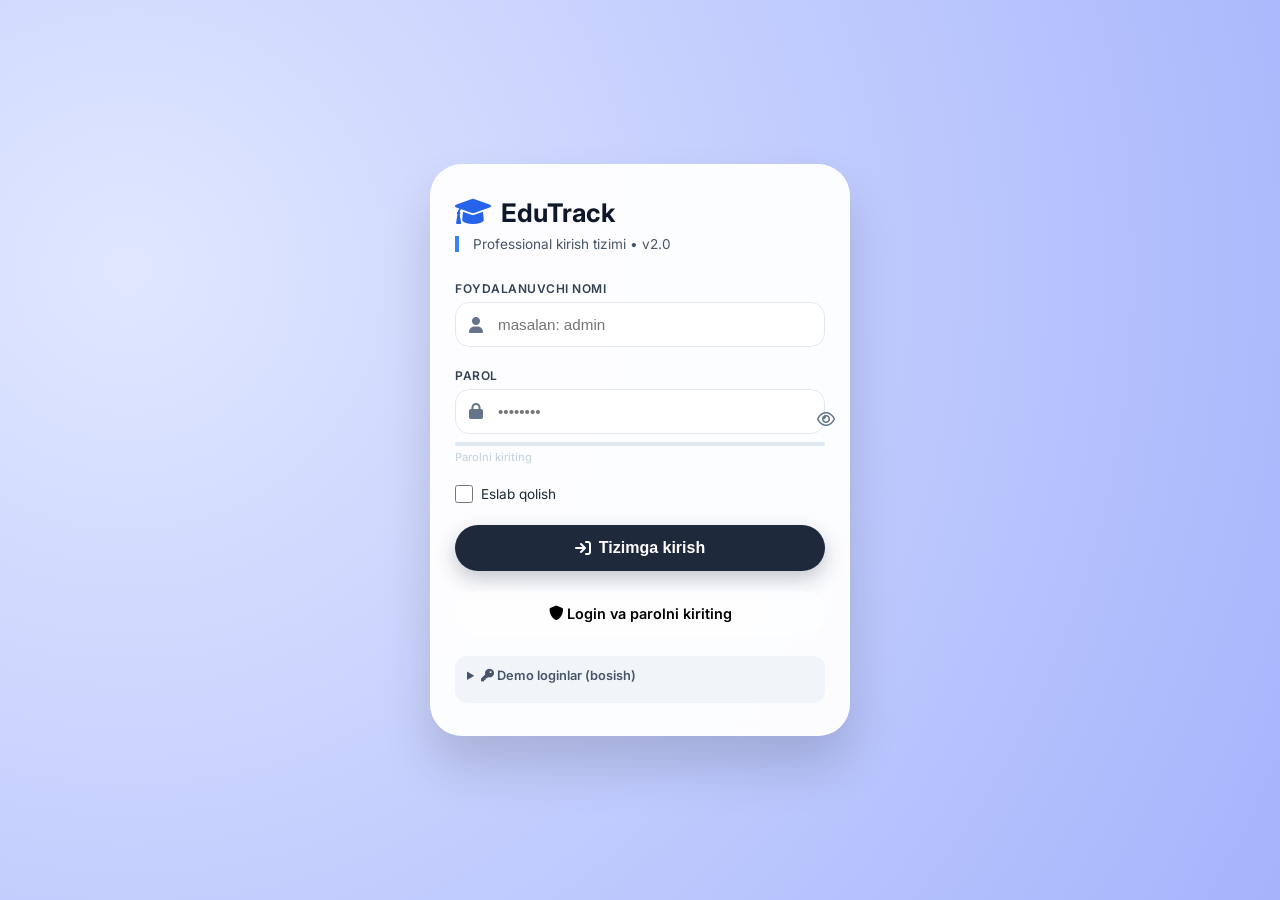
<file: index.html>
<!DOCTYPE html>
<html lang="uz">

<head>
  <meta charset="UTF-8">
  <meta name="viewport" content="width=device-width, initial-scale=1.0">
  <title>Prezi | Professional Login</title>
  <link rel="icon" type="image/svg+xml"
    href="data:image/svg+xml,%3Csvg xmlns='http://www.w3.org/2000/svg' viewBox='0 0 100 100'%3E%3Cdefs%3E%3ClinearGradient id='bg' x1='0%25' y1='0%25' x2='100%25' y2='100%25'%3E%3Cstop offset='0%25' stop-color='%236F4E37'/%3E%3Cstop offset='100%25' stop-color='%23321810'/%3E%3C/linearGradient%3E%3ClinearGradient id='steam' x1='0%25' y1='0%25' x2='0%25' y2='100%25'%3E%3Cstop offset='0%25' stop-color='%23ffffff' stop-opacity='1'/%3E%3Cstop offset='100%25' stop-color='%23ffffff' stop-opacity='0'/%3E%3C/linearGradient%3E%3C/defs%3E%3Crect width='100' height='100' rx='22' fill='url(%23bg)'/%3E%3Cpath d='M28 42h44v22c0 14-10 24-22 24s-22-10-22-24V42z' fill='%23F5F5F5'/%3E%3Cpath d='M72 48h6c6 0 10 4 10 10s-4 10-10 10h-6' fill='none' stroke='%23F5F5F5' stroke-width='4'/%3E%3Cpath d='M40 20c0 6-5 6-5 12s5 6 5 12' stroke='url(%23steam)' stroke-width='3' fill='none' stroke-linecap='round'/%3E%3Cpath d='M50 20c0 6-5 6-5 12s5 6 5 12' stroke='url(%23steam)' stroke-width='3' fill='none' stroke-linecap='round'/%3E%3Cpath d='M60 20c0 6-5 6-5 12s5 6 5 12' stroke='url(%23steam)' stroke-width='3' fill='none' stroke-linecap='round'/%3E%3C/svg%3E">
  <link href="https://fonts.googleapis.com/css2?family=Inter:wght@400;500;600;700&display=swap" rel="stylesheet">
  <link rel="stylesheet" href="https://cdnjs.cloudflare.com/ajax/libs/font-awesome/6.0.0-beta3/css/all.min.css">
  <style>
    * {
      margin: 0;
      padding: 0;
      box-sizing: border-box;
    }

    body {
      font-family: 'Inter', sans-serif;
      background: radial-gradient(circle at 10% 30%, #e0e7ff, #a5b4fc);
      min-height: 100vh;
      display: flex;
      align-items: center;
      justify-content: center;
      padding: 1rem;
    }

    .login-card {
      background: rgba(255, 255, 255, 0.95);
      backdrop-filter: blur(12px);
      -webkit-backdrop-filter: blur(12px);
      width: 100%;
      max-width: 420px;
      padding: 2rem 1.5rem;
      border-radius: 32px;
      box-shadow: 0 30px 50px rgba(0, 0, 0, 0.15);
      border: 1px solid rgba(255, 255, 255, 0.5);
      transition: all 0.3s ease;
    }

    .logo {
      display: flex;
      align-items: center;
      gap: 10px;
      margin-bottom: 8px;
    }

    .logo i {
      font-size: 1.8rem;
      color: #2563eb;
      transition: font-size 0.2s;
    }

    h2 {
      font-size: 1.6rem;
      font-weight: 700;
      color: #0f172a;
      transition: font-size 0.2s;
    }

    .subhead {
      color: #475569;
      font-size: 0.85rem;
      margin-bottom: 1.8rem;
      border-left: 4px solid #3b82f6;
      padding-left: 14px;
    }

    .input-group {
      margin-bottom: 1.3rem;
    }

    .input-group label {
      display: block;
      font-size: 0.75rem;
      font-weight: 600;
      text-transform: uppercase;
      letter-spacing: 0.5px;
      color: #334155;
      margin-bottom: 6px;
    }

    .input-wrapper {
      position: relative;
      display: flex;
      align-items: center;
    }

    .input-wrapper i {
      position: absolute;
      left: 14px;
      color: #64748b;
      font-size: 1rem;
    }

    .input-wrapper input {
      width: 100%;
      padding: 13px 14px 13px 42px;
      font-size: 0.95rem;
      background: white;
      border: 1.5px solid #e2e8f0;
      border-radius: 14px;
      outline: none;
      transition: all 0.2s;
      font-weight: 500;
      color: #0f172a;
    }

    .input-wrapper input:focus {
      border-color: #3b82f6;
      box-shadow: 0 0 0 3px rgba(59, 130, 246, 0.15);
    }

    .input-wrapper .toggle-password {
      position: absolute;
      right: 14px;
      background: none;
      border: none;
      color: #64748b;
      cursor: pointer;
      font-size: 1.1rem;
      padding: 4px;
    }

    .strength-bar {
      margin-top: 8px;
      height: 4px;
      background: #e2e8f0;
      border-radius: 10px;
      overflow: hidden;
    }

    #strengthFill {
      height: 100%;
      width: 0%;
      transition: width 0.3s, background 0.3s;
      border-radius: 10px;
    }

    .strength-text {
      font-size: 0.7rem;
      margin-top: 4px;
      font-weight: 500;
    }

    .options {
      display: flex;
      align-items: center;
      justify-content: space-between;
      margin: 18px 0 22px;
    }

    .checkbox-label {
      display: flex;
      align-items: center;
      gap: 8px;
      font-size: 0.85rem;
      color: #1e293b;
      cursor: pointer;
    }

    .checkbox-label input {
      width: 18px;
      height: 18px;
      accent-color: #2563eb;
      cursor: pointer;
    }

    .login-btn {
      background: #1e293b;
      color: white;
      width: 100%;
      padding: 14px;
      border: none;
      border-radius: 40px;
      font-size: 1rem;
      font-weight: 700;
      cursor: pointer;
      transition: 0.2s;
      box-shadow: 0 8px 20px rgba(30, 41, 59, 0.25);
      display: flex;
      align-items: center;
      justify-content: center;
      gap: 8px;
    }

    .login-btn:hover {
      background: #0f172a;
      transform: translateY(-2px);
    }

    .login-btn:active {
      transform: translateY(1px);
      box-shadow: 0 4px 10px rgba(30, 41, 59, 0.2);
    }

    #msg {
      margin-top: 20px;
      text-align: center;
      font-weight: 600;
      min-height: 45px;
      padding: 10px 14px;
      border-radius: 40px;
      display: flex;
      align-items: center;
      justify-content: center;
      background: rgba(255, 255, 255, 0.5);
      font-size: 0.9rem;
      word-break: break-word;
    }

    .demo-hint {
      margin-top: 20px;
      padding: 12px;
      background: #f1f5f9;
      border-radius: 12px;
      font-size: 0.75rem;
      color: #475569;
    }

    .demo-hint details {
      cursor: pointer;
    }

    .demo-hint summary {
      font-weight: 600;
      margin-bottom: 8px;
      font-size: 0.8rem;
    }

    .demo-hint ul {
      list-style: none;
      padding-left: 4px;
    }

    .demo-hint li {
      padding: 3px 0;
      border-bottom: 1px dashed #cbd5e1;
      font-size: 0.75rem;
    }

    /* ========== RESPONSIVE MEDIA QUERIES ========== */

    /* Planshetlar va kichik ekranlar (max-width: 600px) */
    @media (max-width: 600px) {
      body {
        padding: 0.75rem;
        align-items: flex-start;
        padding-top: 2rem;
      }

      .login-card {
        max-width: 100%;
        padding: 1.8rem 1.2rem;
        border-radius: 24px;
      }

      .logo i {
        font-size: 1.6rem;
      }

      h2 {
        font-size: 1.4rem;
      }

      .subhead {
        font-size: 0.8rem;
        margin-bottom: 1.5rem;
      }

      .input-group {
        margin-bottom: 1rem;
      }

      .input-group label {
        font-size: 0.7rem;
      }

      .input-wrapper input {
        padding: 12px 12px 12px 40px;
        font-size: 0.9rem;
        border-radius: 12px;
      }

      .input-wrapper i {
        left: 12px;
        font-size: 0.95rem;
      }

      .login-btn {
        padding: 13px;
        font-size: 0.95rem;
      }
    }

    /* Mobil telefonlar (max-width: 480px) */
    @media (max-width: 480px) {
      body {
        padding: 0.5rem;
        padding-top: 1rem;
      }

      .login-card {
        padding: 1.5rem 1rem;
        border-radius: 20px;
        box-shadow: 0 20px 40px rgba(0, 0, 0, 0.12);
      }

      .logo {
        gap: 8px;
      }

      .logo i {
        font-size: 1.4rem;
      }

      h2 {
        font-size: 1.3rem;
      }

      .subhead {
        font-size: 0.75rem;
        margin-bottom: 1.2rem;
        padding-left: 10px;
      }

      .input-group label {
        font-size: 0.65rem;
        letter-spacing: 0.3px;
      }

      .input-wrapper input {
        padding: 11px 11px 11px 38px;
        font-size: 0.85rem;
        border-radius: 10px;
      }

      .input-wrapper i {
        left: 11px;
        font-size: 0.9rem;
      }

      .input-wrapper .toggle-password {
        right: 11px;
        font-size: 1rem;
      }

      .strength-bar {
        height: 3px;
      }

      .strength-text {
        font-size: 0.65rem;
      }

      .options {
        margin: 15px 0 18px;
      }

      .checkbox-label {
        font-size: 0.8rem;
        gap: 6px;
      }

      .checkbox-label input {
        width: 16px;
        height: 16px;
      }

      .login-btn {
        padding: 12px;
        font-size: 0.9rem;
        border-radius: 30px;
      }

      #msg {
        margin-top: 16px;
        min-height: 40px;
        padding: 8px 12px;
        font-size: 0.8rem;
      }

      .demo-hint {
        margin-top: 16px;
        padding: 10px;
        font-size: 0.7rem;
      }

      .demo-hint summary {
        font-size: 0.75rem;
      }

      .demo-hint li {
        font-size: 0.7rem;
        padding: 2px 0;
      }
    }

    /* Juda kichik ekranlar (max-width: 360px) */
    @media (max-width: 360px) {
      body {
        padding: 0.25rem;
        padding-top: 0.5rem;
      }

      .login-card {
        padding: 1.2rem 0.9rem;
        border-radius: 16px;
      }

      .logo i {
        font-size: 1.2rem;
      }

      h2 {
        font-size: 1.1rem;
      }

      .subhead {
        font-size: 0.7rem;
        margin-bottom: 1rem;
      }

      .input-group {
        margin-bottom: 0.9rem;
      }

      .input-group label {
        font-size: 0.6rem;
        margin-bottom: 4px;
      }

      .input-wrapper input {
        padding: 10px 10px 10px 35px;
        font-size: 0.8rem;
      }

      .input-wrapper i {
        left: 10px;
        font-size: 0.85rem;
      }

      .input-wrapper .toggle-password {
        right: 10px;
        font-size: 0.9rem;
      }

      .login-btn {
        padding: 11px;
        font-size: 0.85rem;
      }

      #msg {
        font-size: 0.75rem;
        padding: 6px 10px;
      }

      .demo-hint {
        padding: 8px;
        font-size: 0.65rem;
      }

      .demo-hint summary {
        font-size: 0.7rem;
      }
    }

    /* Katta ekranlar uchun qo'shimcha (min-width: 1400px) */
    @media (min-width: 1400px) {
      .login-card {
        max-width: 480px;
        padding: 3rem 2.5rem;
        border-radius: 40px;
      }

      .logo i {
        font-size: 2.2rem;
      }

      h2 {
        font-size: 2rem;
      }

      .subhead {
        font-size: 1rem;
        margin-bottom: 2.5rem;
      }

      .input-wrapper input {
        padding: 16px 18px 16px 50px;
        font-size: 1.1rem;
        border-radius: 18px;
      }

      .input-wrapper i {
        left: 18px;
        font-size: 1.2rem;
      }

      .login-btn {
        padding: 18px;
        font-size: 1.2rem;
      }
    }

    /* Landscape orientatsiya uchun (mobil gorizontal holat) */
    @media (max-height: 500px) and (orientation: landscape) {
      body {
        align-items: flex-start;
        padding-top: 0.5rem;
        padding-bottom: 0.5rem;
      }

      .login-card {
        padding: 1.2rem 1.5rem;
      }

      .subhead {
        margin-bottom: 1rem;
      }

      .input-group {
        margin-bottom: 0.8rem;
      }

      .demo-hint {
        margin-top: 12px;
      }
    }
  </style>
</head>

<body>

  <div class="login-card">
    <div class="logo">
      <i class="fas fa-graduation-cap"></i>
      <h2>EduTrack</h2>
    </div>
    <div class="subhead">Professional kirish tizimi • v2.0</div>

    <!-- Login input -->
    <div class="input-group">
      <label>Foydalanuvchi nomi</label>
      <div class="input-wrapper">
        <i class="fas fa-user"></i>
        <input type="text" id="user" placeholder="masalan: admin" autocomplete="username">
      </div>
    </div>

    <!-- Parol input -->
    <div class="input-group">
      <label>Parol</label>
      <div class="input-wrapper">
        <i class="fas fa-lock"></i>
        <input type="password" id="pass" placeholder="••••••••" autocomplete="current-password"
          onkeyup="updateStrength()">
        <button class="toggle-password" type="button" onclick="togglePassword()">
          <i class="far fa-eye" id="toggleIcon"></i>
        </button>
      </div>
      <div class="strength-bar">
        <div id="strengthFill"></div>
      </div>
      <div class="strength-text" id="strengthLabel"></div>
    </div>

    <div class="options">
      <label class="checkbox-label">
        <input type="checkbox" id="remember"> <span>Eslab qolish</span>
      </label>
    </div>

    <button class="login-btn" onclick="handleLogin()">
      <i class="fas fa-arrow-right-to-bracket"></i> Tizimga kirish
    </button>

    <div id="msg">
      <i class="fas fa-shield-alt"></i>  Login va parolni kiriting
    </div>


    <div class="demo-hint">
      <details>
        <summary><i class="fas fa-key"></i> Demo loginlar (bosish)</summary>
        <ul>
          <li><b>admin</b> / Admin2026</li>
          <li><b>teacher</b> / Teach2026</li>
          <li><b>student</b> / Stud2026</li>
          <li><b>dekan</b> / Dekan2026</li>
          <li><b>ofis</b> / Ofis2026</li>
          <li><b>itadmin</b> / IT2026</li>
          <li><b>magistr</b> / Mag2026</li>
          <li><b>tyutor</b> / Tutor2026</li>
          <li><b>parent</b> / Parent2026</li>
        </ul>
      </details>
    </div>
  </div>

  <script>
    (function () {
      // ---------- Foydalanuvchilar bazasi ----------
      const users = [
        { u: "admin", p: "Admin2026", role: "Admin" },
        { u: "teacher", p: "Teach2026", role: "O'qituvchi" },
        { u: "student", p: "Stud2026", role: "Talaba" },
        { u: "dekan", p: "Dekan2026", role: "Dekan" },
        { u: "ofis", p: "Ofis2026", role: "O'quv bo'limi" },
        { u: "itadmin", p: "IT2026", role: "IT Admin" },
        { u: "magistr", p: "Mag2026", role: "Magistr" },
        { u: "tyutor", p: "Tutor2026", role: "Tyutor" },
        { u: "parent", p: "Parent2026", role: "Ota-ona" }
      ];

      const userInput = document.getElementById('user');
      const passInput = document.getElementById('pass');
      const rememberCheck = document.getElementById('remember');
      const msgDiv = document.getElementById('msg');
      const strengthFill = document.getElementById('strengthFill');
      const strengthLabel = document.getElementById('strengthLabel');
      const toggleIcon = document.getElementById('toggleIcon');

      let urinishSoni = 0;
      let bloklangan = false;
      let blokTimer = null;
      let qolganVaqt = 0;

      // Avval login qilinganmi tekshirish
      const authUser = sessionStorage.getItem('eduTrackAuth');
      if (authUser) {
        window.location.href = 'dashboard.html';
      }

      function xabarChiqarish(text, type = 'info') {
        msgDiv.innerHTML = text;
        if (type === 'success') {
          msgDiv.style.color = '#0b5e42';
          msgDiv.style.background = '#d1fae5';
        } else if (type === 'error') {
          msgDiv.style.color = '#b91c1c';
          msgDiv.style.background = '#fee2e2';
        } else {
          msgDiv.style.color = '#1e293b';
          msgDiv.style.background = 'rgba(255,255,255,0.5)';
        }
      }

      window.updateStrength = function () {
        const p = passInput.value;
        let ball = 0;
        if (p.length >= 8) ball++;
        if (/[A-Z]/.test(p)) ball++;
        if (/[0-9]/.test(p)) ball++;
        if (/[!@#$%^&*]/.test(p)) ball++;

        let foiz = 0, label = '', color = '#e2e8f0';
        if (p.length === 0) {
          foiz = 0; label = 'Parolni kiriting'; color = '#cbd5e1';
        } else if (ball <= 1) {
          foiz = 30; label = 'Kuchsiz parol'; color = '#ef4444';
        } else if (ball === 2) {
          foiz = 60; label = 'O\'rtacha parol'; color = '#f59e0b';
        } else {
          foiz = 100; label = 'Kuchli parol ✓'; color = '#10b981';
        }
        strengthFill.style.width = foiz + '%';
        strengthFill.style.background = color;
        strengthLabel.textContent = label;
        strengthLabel.style.color = color;
      };

      window.togglePassword = function () {
        const type = passInput.type === 'password' ? 'text' : 'password';
        passInput.type = type;
        toggleIcon.className = type === 'password' ? 'far fa-eye' : 'far fa-eye-slash';
      };

      function bloklashniBoshlash() {
        if (bloklangan) return;
        bloklangan = true;
        qolganVaqt = 10;
        if (blokTimer) clearInterval(blokTimer);

        blokTimer = setInterval(() => {
          if (qolganVaqt <= 0) {
            clearInterval(blokTimer);
            blokTimer = null;
            bloklangan = false;
            urinishSoni = 0;
            xabarChiqarish('<i class="fas fa-unlock-alt"></i> Blok ochildi. Qayta urinib ko\'ring.', 'info');
          } else {
            xabarChiqarish(`<i class="fas fa-hourglass-half"></i> Bloklangan! ${qolganVaqt} soniya kuting.`, 'error');
            qolganVaqt--;
          }
        }, 1000);
      }

      window.handleLogin = function () {
        if (bloklangan) {
          xabarChiqarish(`⛔ Bloklangan. ${qolganVaqt} soniya kuting.`, 'error');
          return;
        }

        const username = userInput.value.trim();
        const parol = passInput.value;

        if (!username || !parol) {
          xabarChiqarish('<i class="fas fa-exclamation-triangle"></i> Login va parolni to\'ldiring!', 'error');
          return;
        }

        const foundUser = users.find(u => u.u === username && u.p === parol);

        if (foundUser) {
          urinishSoni = 0;

          // Auth ma'lumotlarini saqlash
          const authData = {
            username: foundUser.u,
            role: foundUser.role,
            loginTime: new Date().toISOString()
          };

          // Session storage ga saqlash (brauzer yopilganda o'chadi)
          sessionStorage.setItem('eduTrackAuth', JSON.stringify(authData));

          // Remember me uchun localStorage
          if (rememberCheck.checked) {
            localStorage.setItem('rememberedUser', username);
          } else {
            localStorage.removeItem('rememberedUser');
          }

          xabarChiqarish(`✅ Xush kelibsiz, ${foundUser.role}! Yo'naltirilmoqda...`, 'success');

          // Dashboardga yo'naltirish
          setTimeout(() => {
            window.location.href = 'dashboard.html';
          }, 800);

        } else {
          urinishSoni++;
          const qoldi = 3 - urinishSoni;

          if (urinishSoni >= 3) {
            xabarChiqarish('❌ 3 marta xato! 10 soniyaga bloklandi.', 'error');
            bloklashniBoshlash();
          } else {
            xabarChiqarish(`❌ Xato! Urinish: ${urinishSoni}/3. Qolgan: ${qoldi}`, 'error');
          }
        }
      };

      // Sahifa yuklanganda
      window.addEventListener('DOMContentLoaded', () => {
        const savedUser = localStorage.getItem('rememberedUser');
        if (savedUser) {
          userInput.value = savedUser;
          rememberCheck.checked = true;
        }
        updateStrength();

        passInput.addEventListener('keypress', (e) => {
          if (e.key === 'Enter') {
            e.preventDefault();
            handleLogin();
          }
        });
      });
    })();
  </script>
</body>

</html>
</file>
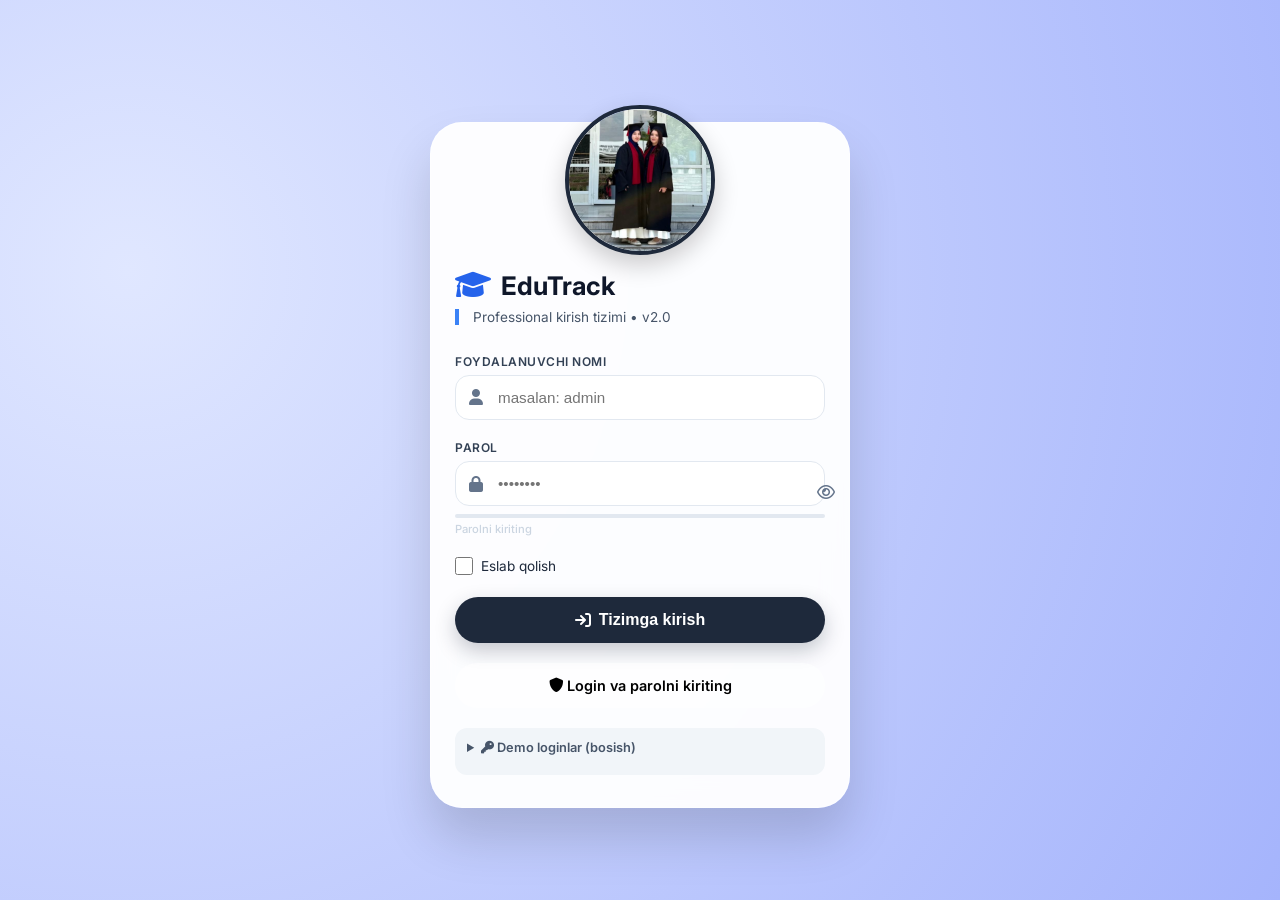
<file: project/index.html>
<!DOCTYPE html>
<html lang="uz">

<head>
  <meta charset="UTF-8">
  <meta name="viewport" content="width=device-width, initial-scale=1.0">
  <title>Prezi | Professional Login</title>
  <link rel="icon" type="image/svg+xml"
    href="data:image/svg+xml,%3Csvg xmlns='http://www.w3.org/2000/svg' viewBox='0 0 100 100'%3E%3Cdefs%3E%3ClinearGradient id='bg' x1='0%25' y1='0%25' x2='100%25' y2='100%25'%3E%3Cstop offset='0%25' stop-color='%236F4E37'/%3E%3Cstop offset='100%25' stop-color='%23321810'/%3E%3C/linearGradient%3E%3ClinearGradient id='steam' x1='0%25' y1='0%25' x2='0%25' y2='100%25'%3E%3Cstop offset='0%25' stop-color='%23ffffff' stop-opacity='1'/%3E%3Cstop offset='100%25' stop-color='%23ffffff' stop-opacity='0'/%3E%3C/linearGradient%3E%3C/defs%3E%3Crect width='100' height='100' rx='22' fill='url(%23bg)'/%3E%3Cpath d='M28 42h44v22c0 14-10 24-22 24s-22-10-22-24V42z' fill='%23F5F5F5'/%3E%3Cpath d='M72 48h6c6 0 10 4 10 10s-4 10-10 10h-6' fill='none' stroke='%23F5F5F5' stroke-width='4'/%3E%3Cpath d='M40 20c0 6-5 6-5 12s5 6 5 12' stroke='url(%23steam)' stroke-width='3' fill='none' stroke-linecap='round'/%3E%3Cpath d='M50 20c0 6-5 6-5 12s5 6 5 12' stroke='url(%23steam)' stroke-width='3' fill='none' stroke-linecap='round'/%3E%3Cpath d='M60 20c0 6-5 6-5 12s5 6 5 12' stroke='url(%23steam)' stroke-width='3' fill='none' stroke-linecap='round'/%3E%3C/svg%3E">
  <link href="https://fonts.googleapis.com/css2?family=Inter:wght@400;500;600;700&display=swap" rel="stylesheet">
  <link rel="stylesheet" href="https://cdnjs.cloudflare.com/ajax/libs/font-awesome/6.0.0-beta3/css/all.min.css">
  <style>
    * {
      margin: 0;
      padding: 0;
      box-sizing: border-box;
    }

    body {
      font-family: 'Inter', sans-serif;
      background: radial-gradient(circle at 10% 30%, #e0e7ff, #a5b4fc);
      min-height: 100vh;
      display: flex;
      align-items: center;
      justify-content: center;
      padding: 1rem;
    }

    .login-card {
      background: rgba(255, 255, 255, 0.95);
      backdrop-filter: blur(12px);
      -webkit-backdrop-filter: blur(12px);
      width: 100%;
      max-width: 420px;
      margin-top: 30px;
      padding: 2rem 1.5rem;
      border-radius: 32px;
      box-shadow: 0 30px 50px rgba(0, 0, 0, 0.15);
      border: 1px solid rgba(255, 255, 255, 0.5);
      transition: all 0.3s ease;
    }

    .logo {
      display: flex;
      align-items: center;
      gap: 10px;
      margin-bottom: 8px;
    }

    .logo i {
      font-size: 1.8rem;
      color: #2563eb;
      transition: font-size 0.2s;
    }

    h2 {
      font-size: 1.6rem;
      font-weight: 700;
      color: #0f172a;
      transition: font-size 0.2s;
    }

    .subhead {
      color: #475569;
      font-size: 0.85rem;
      margin-bottom: 1.8rem;
      border-left: 4px solid #3b82f6;
      padding-left: 14px;
    }

    .input-group {
      margin-bottom: 1.3rem;
    }

    .input-group label {
      display: block;
      font-size: 0.75rem;
      font-weight: 600;
      text-transform: uppercase;
      letter-spacing: 0.5px;
      color: #334155;
      margin-bottom: 6px;
    }

    .input-wrapper {
      position: relative;
      display: flex;
      align-items: center;
    }

    .input-wrapper i {
      position: absolute;
      left: 14px;
      color: #64748b;
      font-size: 1rem;
    }

    .input-wrapper input {
      width: 100%;
      padding: 13px 14px 13px 42px;
      font-size: 0.95rem;
      background: white;
      border: 1.5px solid #e2e8f0;
      border-radius: 14px;
      outline: none;
      transition: all 0.2s;
      font-weight: 500;
      color: #0f172a;
    }

    .input-wrapper input:focus {
      border-color: #3b82f6;
      box-shadow: 0 0 0 3px rgba(59, 130, 246, 0.15);
    }

    .input-wrapper .toggle-password {
      position: absolute;
      right: 14px;
      background: none;
      border: none;
      color: #64748b;
      cursor: pointer;
      font-size: 1.1rem;
      padding: 4px;
    }

    .strength-bar {
      margin-top: 8px;
      height: 4px;
      background: #e2e8f0;
      border-radius: 10px;
      overflow: hidden;
    }

    #strengthFill {
      height: 100%;
      width: 0%;
      transition: width 0.3s, background 0.3s;
      border-radius: 10px;
    }

    .strength-text {
      font-size: 0.7rem;
      margin-top: 4px;
      font-weight: 500;
    }

    .options {
      display: flex;
      align-items: center;
      justify-content: space-between;
      margin: 18px 0 22px;
    }

    .checkbox-label {
      display: flex;
      align-items: center;
      gap: 8px;
      font-size: 0.85rem;
      color: #1e293b;
      cursor: pointer;
    }

    .checkbox-label input {
      width: 18px;
      height: 18px;
      accent-color: #2563eb;
      cursor: pointer;
    }

    .login-btn {
      background: #1e293b;
      color: white;
      width: 100%;
      padding: 14px;
      border: none;
      border-radius: 40px;
      font-size: 1rem;
      font-weight: 700;
      cursor: pointer;
      transition: 0.2s;
      box-shadow: 0 8px 20px rgba(30, 41, 59, 0.25);
      display: flex;
      align-items: center;
      justify-content: center;
      gap: 8px;
    }

    .login-btn:hover {
      background: #0f172a;
      transform: translateY(-2px);
    }

    .login-btn:active {
      transform: translateY(1px);
      box-shadow: 0 4px 10px rgba(30, 41, 59, 0.2);
    }

    #msg {
      margin-top: 20px;
      text-align: center;
      font-weight: 600;
      min-height: 45px;
      padding: 10px 14px;
      border-radius: 40px;
      display: flex;
      align-items: center;
      justify-content: center;
      background: rgba(255, 255, 255, 0.5);
      font-size: 0.9rem;
      word-break: break-word;
    }

    .user-image-wrapper {
      display: flex;
      justify-content: center;
      margin-top: -50px;
      margin-bottom: 15px;
    }

    .users {
      width: 150px;
      height: 150px;
      /* height uzunroq */
      object-fit: cover;
      border-radius: 50%;
      border: 4px solid #1e293b;
      box-shadow: 0 10px 25px rgba(0, 0, 0, 0.2);
      background: white;
    }

    .demo-hint {
      margin-top: 20px;
      padding: 12px;
      background: #f1f5f9;
      border-radius: 12px;
      font-size: 0.75rem;
      color: #475569;
    }

    .demo-hint details {
      cursor: pointer;
    }

    .demo-hint summary {
      font-weight: 600;
      margin-bottom: 8px;
      font-size: 0.8rem;
    }

    .demo-hint ul {
      list-style: none;
      padding-left: 4px;
    }

    .demo-hint li {
      padding: 3px 0;
      border-bottom: 1px dashed #cbd5e1;
      font-size: 0.75rem;
    }

    /* ========== RESPONSIVE MEDIA QUERIES ========== */

    /* Planshetlar va kichik ekranlar (max-width: 600px) */
    @media (max-width: 600px) {
      body {
        padding: 0.75rem;
        align-items: flex-start;
        padding-top: 2rem;
      }

      .login-card {
        max-width: 100%;
        padding: 1.8rem 1.2rem;
        border-radius: 24px;
      }

      .logo i {
        font-size: 1.6rem;
      }

      h2 {
        font-size: 1.4rem;
      }

      .subhead {
        font-size: 0.8rem;
        margin-bottom: 1.5rem;
      }

      .input-group {
        margin-bottom: 1rem;
      }

      .input-group label {
        font-size: 0.7rem;
      }

      .input-wrapper input {
        padding: 12px 12px 12px 40px;
        font-size: 0.9rem;
        border-radius: 12px;
      }

      .input-wrapper i {
        left: 12px;
        font-size: 0.95rem;
      }

      .login-btn {
        padding: 13px;
        font-size: 0.95rem;
      }
    }

    /* Mobil telefonlar (max-width: 480px) */
    @media (max-width: 480px) {
      body {
        padding: 0.5rem;
        padding-top: 1rem;
      }

      .login-card {
        padding: 1.5rem 1rem;
        border-radius: 20px;
        box-shadow: 0 20px 40px rgba(0, 0, 0, 0.12);
      }

      .logo {
        gap: 8px;
      }

      .logo i {
        font-size: 1.4rem;
      }

      h2 {
        font-size: 1.3rem;
      }

      .subhead {
        font-size: 0.75rem;
        margin-bottom: 1.2rem;
        padding-left: 10px;
      }

      .input-group label {
        font-size: 0.65rem;
        letter-spacing: 0.3px;
      }

      .input-wrapper input {
        padding: 11px 11px 11px 38px;
        font-size: 0.85rem;
        border-radius: 10px;
      }

      .input-wrapper i {
        left: 11px;
        font-size: 0.9rem;
      }

      .input-wrapper .toggle-password {
        right: 11px;
        font-size: 1rem;
      }

      .strength-bar {
        height: 3px;
      }

      .strength-text {
        font-size: 0.65rem;
      }

      .options {
        margin: 15px 0 18px;
      }

      .checkbox-label {
        font-size: 0.8rem;
        gap: 6px;
      }

      .checkbox-label input {
        width: 16px;
        height: 16px;
      }

      .login-btn {
        padding: 12px;
        font-size: 0.9rem;
        border-radius: 30px;
      }

      #msg {
        margin-top: 16px;
        min-height: 40px;
        padding: 8px 12px;
        font-size: 0.8rem;
      }

      .demo-hint {
        margin-top: 16px;
        padding: 10px;
        font-size: 0.7rem;
      }

      .demo-hint summary {
        font-size: 0.75rem;
      }

      .demo-hint li {
        font-size: 0.7rem;
        padding: 2px 0;
      }
    }

    /* Juda kichik ekranlar (max-width: 360px) */
    @media (max-width: 360px) {
      body {
        padding: 0.25rem;
        padding-top: 0.5rem;
      }

      .login-card {
        padding: 1.2rem 0.9rem;
        border-radius: 16px;
      }

      .logo i {
        font-size: 1.2rem;
      }

      h2 {
        font-size: 1.1rem;
      }

      .subhead {
        font-size: 0.7rem;
        margin-bottom: 1rem;
      }

      .input-group {
        margin-bottom: 0.9rem;
      }

      .input-group label {
        font-size: 0.6rem;
        margin-bottom: 4px;
      }

      .input-wrapper input {
        padding: 10px 10px 10px 35px;
        font-size: 0.8rem;
      }

      .input-wrapper i {
        left: 10px;
        font-size: 0.85rem;
      }

      .input-wrapper .toggle-password {
        right: 10px;
        font-size: 0.9rem;
      }

      .login-btn {
        padding: 11px;
        font-size: 0.85rem;
      }

      #msg {
        font-size: 0.75rem;
        padding: 6px 10px;
      }

      .demo-hint {
        padding: 8px;
        font-size: 0.65rem;
      }

      .demo-hint summary {
        font-size: 0.7rem;
      }
    }

    /* Katta ekranlar uchun qo'shimcha (min-width: 1400px) */
    @media (min-width: 1400px) {
      .login-card {
        max-width: 480px;
        padding: 3rem 2.5rem;
        border-radius: 40px;
      }

      .logo i {
        font-size: 2.2rem;
      }

      h2 {
        font-size: 2rem;
      }

      .subhead {
        font-size: 1rem;
        margin-bottom: 2.5rem;
      }

      .input-wrapper input {
        padding: 16px 18px 16px 50px;
        font-size: 1.1rem;
        border-radius: 18px;
      }

      .input-wrapper i {
        left: 18px;
        font-size: 1.2rem;
      }

      .login-btn {
        padding: 18px;
        font-size: 1.2rem;
      }
    }

    /* Landscape orientatsiya uchun (mobil gorizontal holat) */
    @media (max-height: 500px) and (orientation: landscape) {
      body {
        align-items: flex-start;
        padding-top: 0.5rem;
        padding-bottom: 0.5rem;
      }

      .login-card {
        padding: 1.2rem 1.5rem;
      }

      .subhead {
        margin-bottom: 1rem;
      }

      .input-group {
        margin-bottom: 0.8rem;
      }

      .demo-hint {
        margin-top: 12px;
      }
    }
  </style>
</head>

<body>
  <div class="login-card">

    <!-- RASM -->
    <div class="user-image-wrapper">
      <img class="users" src="./imgs/image.png" alt="users">
    </div>

    <div class="logo">
      <i class="fas fa-graduation-cap"></i>
      <h2>EduTrack</h2>
    </div>
    <div class="subhead">Professional kirish tizimi • v2.0</div>

    <!-- Login input -->
    <div class="input-group">
      <label>Foydalanuvchi nomi</label>
      <div class="input-wrapper">
        <i class="fas fa-user"></i>
        <input type="text" id="user" placeholder="masalan: admin" autocomplete="username">
      </div>
    </div>

    <!-- Parol input -->
    <div class="input-group">
      <label>Parol</label>
      <div class="input-wrapper">
        <i class="fas fa-lock"></i>
        <input type="password" id="pass" placeholder="••••••••" autocomplete="current-password"
          onkeyup="updateStrength()">
        <button class="toggle-password" type="button" onclick="togglePassword()">
          <i class="far fa-eye" id="toggleIcon"></i>
        </button>
      </div>
      <div class="strength-bar">
        <div id="strengthFill"></div>
      </div>
      <div class="strength-text" id="strengthLabel"></div>
    </div>

    <div class="options">
      <label class="checkbox-label">
        <input type="checkbox" id="remember"> <span>Eslab qolish</span>
      </label>
    </div>

    <button class="login-btn" onclick="handleLogin()">
      <i class="fas fa-arrow-right-to-bracket"></i> Tizimga kirish
    </button>

    <div id="msg">
      <i class="fas fa-shield-alt"></i>  Login va parolni kiriting
    </div>


    <div class="demo-hint">
      <details>
        <summary><i class="fas fa-key"></i> Demo loginlar (bosish)</summary>
        <ul>
          <li><b>admin</b> / Admin2026</li>
          <li><b>teacher</b> / Teach2026</li>
          <li><b>student</b> / Stud2026</li>
          <li><b>dekan</b> / Dekan2026</li>
          <li><b>ofis</b> / Ofis2026</li>
          <li><b>itadmin</b> / IT2026</li>
          <li><b>magistr</b> / Mag2026</li>
          <li><b>tyutor</b> / Tutor2026</li>
          <li><b>parent</b> / Parent2026</li>
        </ul>
      </details>
    </div>
  </div>

  <script>
    (function () {
      // ---------- Foydalanuvchilar bazasi ----------
      const users = [
        { u: "admin", p: "Admin2026", role: "Admin" },
        { u: "teacher", p: "Teach2026", role: "O'qituvchi" },
        { u: "student", p: "Stud2026", role: "Talaba" },
        { u: "dekan", p: "Dekan2026", role: "Dekan" },
        { u: "ofis", p: "Ofis2026", role: "O'quv bo'limi" },
        { u: "itadmin", p: "IT2026", role: "IT Admin" },
        { u: "magistr", p: "Mag2026", role: "Magistr" },
        { u: "tyutor", p: "Tutor2026", role: "Tyutor" },
        { u: "parent", p: "Parent2026", role: "Ota-ona" }
      ];

      const userInput = document.getElementById('user');
      const passInput = document.getElementById('pass');
      const rememberCheck = document.getElementById('remember');
      const msgDiv = document.getElementById('msg');
      const strengthFill = document.getElementById('strengthFill');
      const strengthLabel = document.getElementById('strengthLabel');
      const toggleIcon = document.getElementById('toggleIcon');

      let urinishSoni = 0;
      let bloklangan = false;
      let blokTimer = null;
      let qolganVaqt = 0;

      // Avval login qilinganmi tekshirish
      const authUser = sessionStorage.getItem('eduTrackAuth');
      if (authUser) {
        window.location.href = 'dashboard.html';
      }

      function xabarChiqarish(text, type = 'info') {
        msgDiv.innerHTML = text;
        if (type === 'success') {
          msgDiv.style.color = '#0b5e42';
          msgDiv.style.background = '#d1fae5';
        } else if (type === 'error') {
          msgDiv.style.color = '#b91c1c';
          msgDiv.style.background = '#fee2e2';
        } else {
          msgDiv.style.color = '#1e293b';
          msgDiv.style.background = 'rgba(255,255,255,0.5)';
        }
      }

      window.updateStrength = function () {
        const p = passInput.value;
        let ball = 0;
        if (p.length >= 8) ball++;
        if (/[A-Z]/.test(p)) ball++;
        if (/[0-9]/.test(p)) ball++;
        if (/[!@#$%^&*]/.test(p)) ball++;

        let foiz = 0, label = '', color = '#e2e8f0';
        if (p.length === 0) {
          foiz = 0; label = 'Parolni kiriting'; color = '#cbd5e1';
        } else if (ball <= 1) {
          foiz = 30; label = 'Kuchsiz parol'; color = '#ef4444';
        } else if (ball === 2) {
          foiz = 60; label = 'O\'rtacha parol'; color = '#f59e0b';
        } else {
          foiz = 100; label = 'Kuchli parol ✓'; color = '#10b981';
        }
        strengthFill.style.width = foiz + '%';
        strengthFill.style.background = color;
        strengthLabel.textContent = label;
        strengthLabel.style.color = color;
      };

      window.togglePassword = function () {
        const type = passInput.type === 'password' ? 'text' : 'password';
        passInput.type = type;
        toggleIcon.className = type === 'password' ? 'far fa-eye' : 'far fa-eye-slash';
      };

      function bloklashniBoshlash() {
        if (bloklangan) return;
        bloklangan = true;
        qolganVaqt = 10;
        if (blokTimer) clearInterval(blokTimer);

        blokTimer = setInterval(() => {
          if (qolganVaqt <= 0) {
            clearInterval(blokTimer);
            blokTimer = null;
            bloklangan = false;
            urinishSoni = 0;
            xabarChiqarish('<i class="fas fa-unlock-alt"></i> Blok ochildi. Qayta urinib ko\'ring.', 'info');
          } else {
            xabarChiqarish(`<i class="fas fa-hourglass-half"></i> Bloklangan! ${qolganVaqt} soniya kuting.`, 'error');
            qolganVaqt--;
          }
        }, 1000);
      }

      window.handleLogin = function () {
        if (bloklangan) {
          xabarChiqarish(`⛔ Bloklangan. ${qolganVaqt} soniya kuting.`, 'error');
          return;
        }

        const username = userInput.value.trim();
        const parol = passInput.value;

        if (!username || !parol) {
          xabarChiqarish('<i class="fas fa-exclamation-triangle"></i> Login va parolni to\'ldiring!', 'error');
          return;
        }

        const foundUser = users.find(u => u.u === username && u.p === parol);

        if (foundUser) {
          urinishSoni = 0;

          // Auth ma'lumotlarini saqlash
          const authData = {
            username: foundUser.u,
            role: foundUser.role,
            loginTime: new Date().toISOString()
          };

          // Session storage ga saqlash (brauzer yopilganda o'chadi)
          sessionStorage.setItem('eduTrackAuth', JSON.stringify(authData));

          // Remember me uchun localStorage
          if (rememberCheck.checked) {
            localStorage.setItem('rememberedUser', username);
          } else {
            localStorage.removeItem('rememberedUser');
          }

          xabarChiqarish(`✅ Xush kelibsiz, ${foundUser.role}! Yo'naltirilmoqda...`, 'success');

          // Dashboardga yo'naltirish
          setTimeout(() => {
            window.location.href = 'dashboard.html';
          }, 800);

        } else {
          urinishSoni++;
          const qoldi = 3 - urinishSoni;

          if (urinishSoni >= 3) {
            xabarChiqarish('❌ 3 marta xato! 10 soniyaga bloklandi.', 'error');
            bloklashniBoshlash();
          } else {
            xabarChiqarish(`❌ Xato! Urinish: ${urinishSoni}/3. Qolgan: ${qoldi}`, 'error');
          }
        }
      };

      // Sahifa yuklanganda
      window.addEventListener('DOMContentLoaded', () => {
        const savedUser = localStorage.getItem('rememberedUser');
        if (savedUser) {
          userInput.value = savedUser;
          rememberCheck.checked = true;
        }
        updateStrength();

        passInput.addEventListener('keypress', (e) => {
          if (e.key === 'Enter') {
            e.preventDefault();
            handleLogin();
          }
        });
      });
    })();
  </script>
</body>

</html>
</file>
